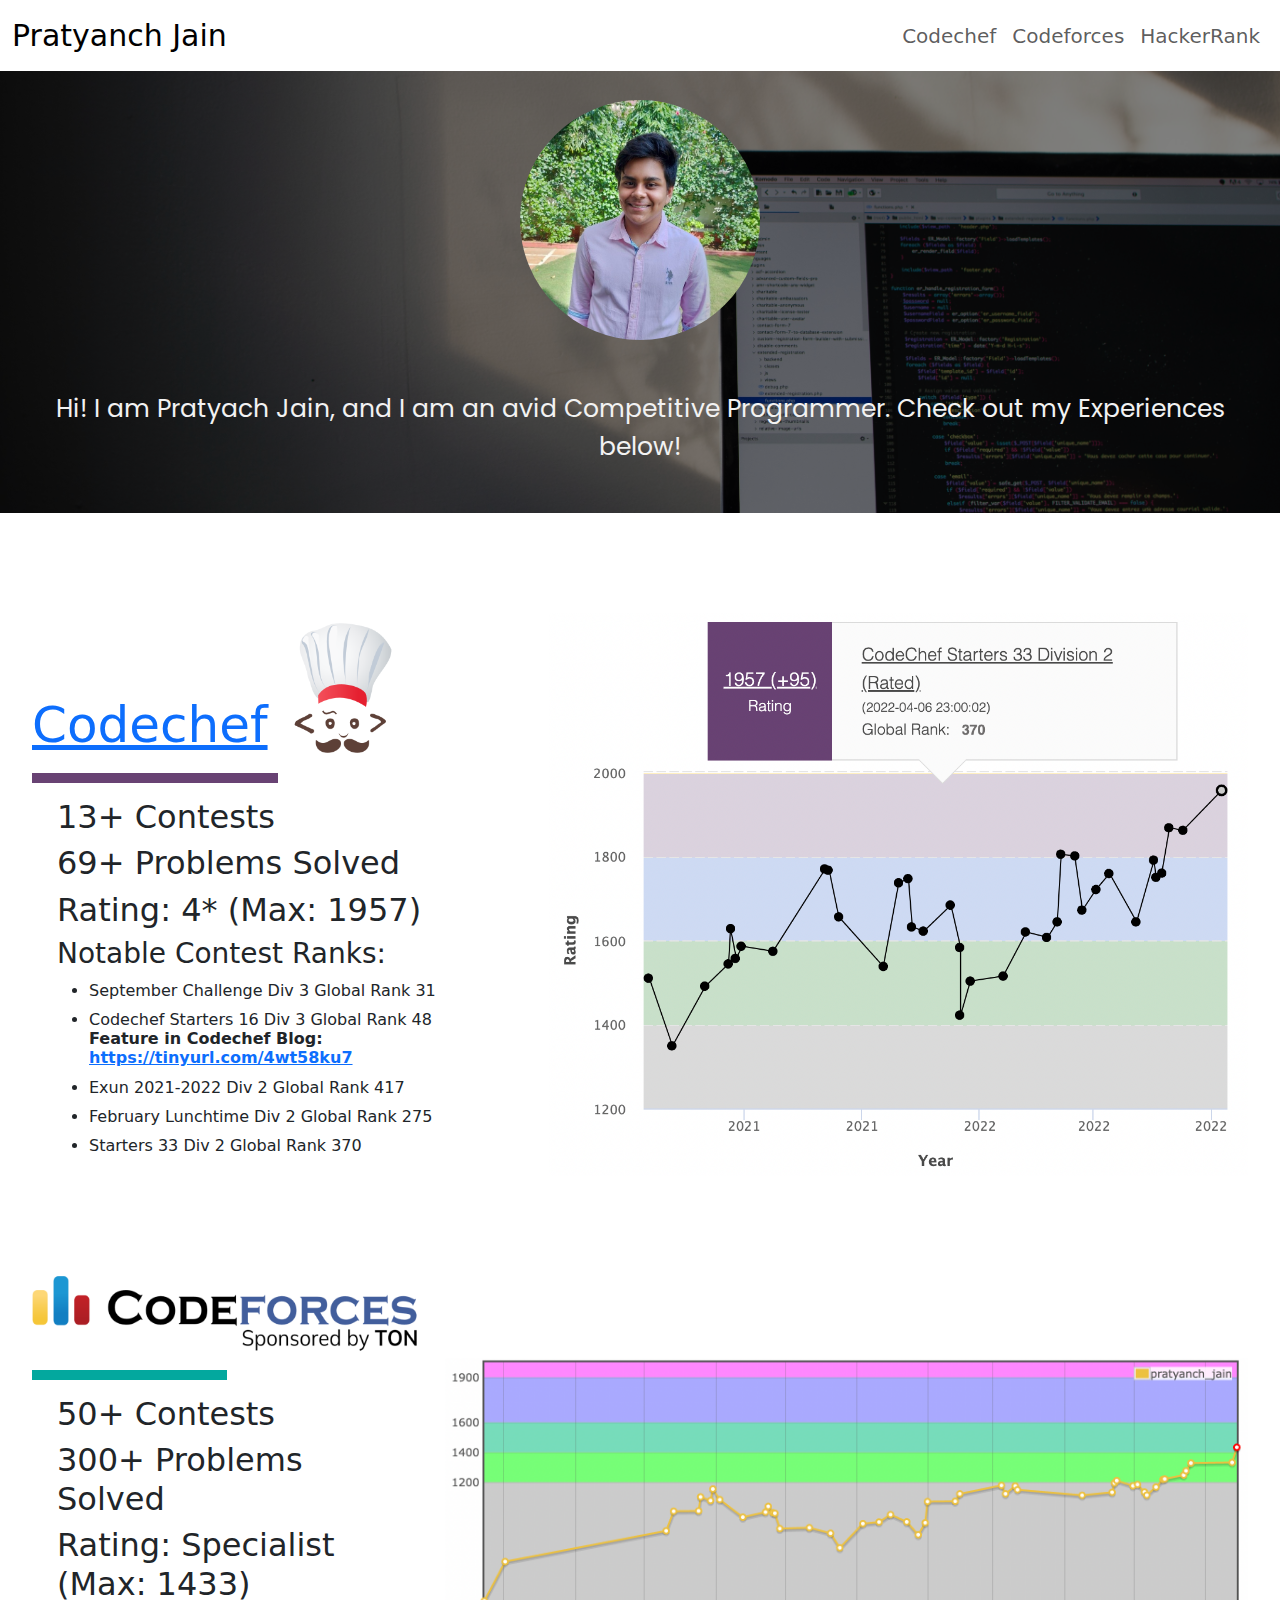
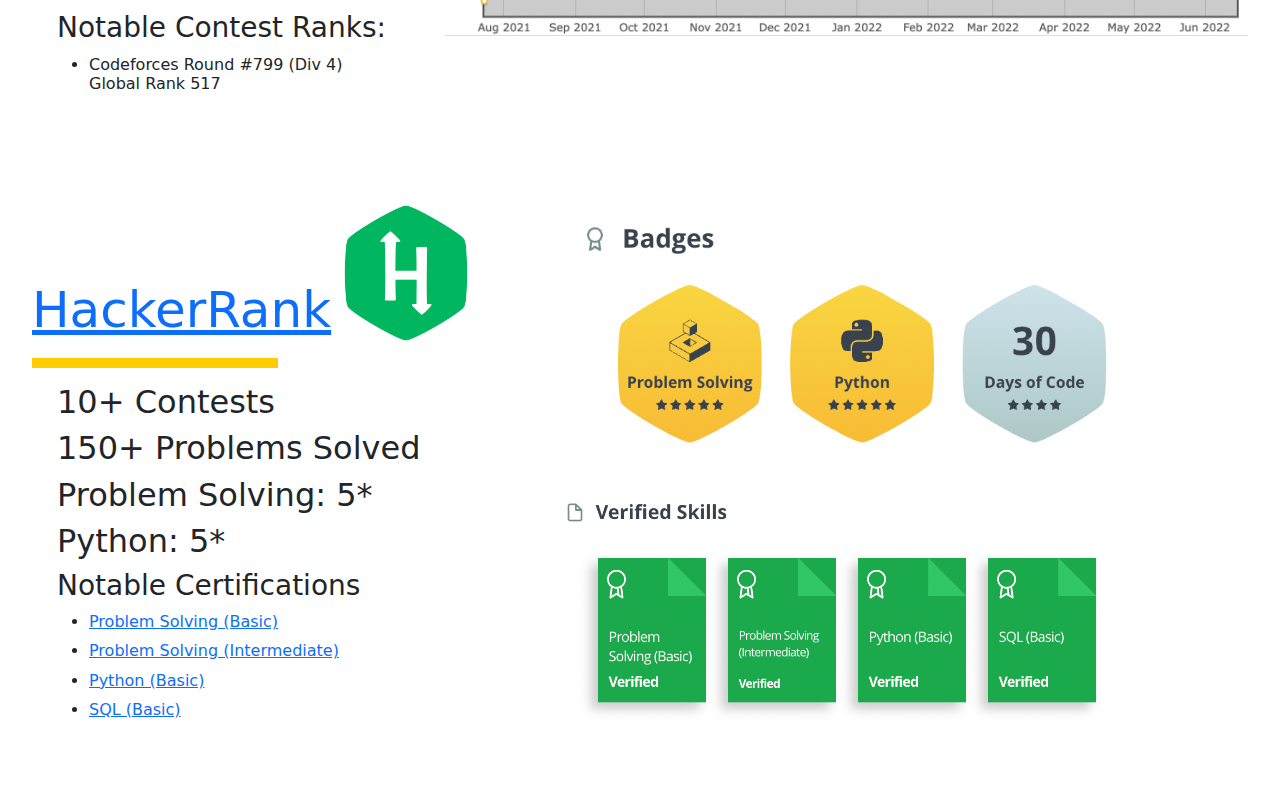
<file: index.html>
<!DOCTYPE html>
<html lang="en">
<head>
  <title>Bootstrap Example</title>
  <meta charset="utf-8">
  <meta name="viewport" content="width=device-width, initial-scale=1">
  <link rel="stylesheet" href="style.css">
  <link href="https://cdn.jsdelivr.net/npm/bootstrap@5.1.3/dist/css/bootstrap.min.css" rel="stylesheet">
  <script src="javascript.js"></script>
  <script src="https://cdn.jsdelivr.net/npm/bootstrap@5.1.3/dist/js/bootstrap.bundle.min.js"></script>
</head>
<body>

<nav id="nav" class="navbar navbar-expand-lg navbar-light bg-light fixed-top">
  <div class="container-fluid">
    <a class="navbar-brand" href="javascript:void(0)">Pratyanch Jain</a>
    <button class="navbar-toggler" type="button" data-bs-toggle="collapse" data-bs-target="#mynavbar">
      <span class="navbar-toggler-icon"></span>
    </button>
    <div class="collapse navbar-collapse" id="mynavbar">
      <ul class="navbar-nav navbarlist">
        <li class="nav-item">
          <a class="nav-link" href="#codechef">Codechef</a>
        </li>
        <li class="nav-item">
          <a class="nav-link" href="#codeforces">Codeforces</a>
        </li>
        <li class="nav-item">
          <a class="nav-link" href="#hackerrank">HackerRank</a>
        </li>
      </ul>
    </div>
  </div>
</nav>

<section class="banner">
  <div class="background">
    <img src="images/tanush.jpeg" class="profile">
    <p class="banner-title">Hi! I am Pratyach Jain, and I am an avid Competitive Programmer. Check out my Experiences below!</p>
  </div>
</section>

<section id="codechef" class="codechef c1" style="padding-top:100px">
  <div class="containter">
    <div class="row">
      <div class="col-lg-5 col-md-6 col-sm-12">
        <div class="cc">
          <div class="child header"><a href="https://www.codechef.com/users/pratyanch">
            Codechef
          </a>
          </div>
          <div class="child">
            <img src="images/codechef.png">
          </div>
        </div>
        <div class="line"></div>
        <div class="codechef_info" id="count">
          <div style="display:flex;flex-direction:row">
            <h2 id="num1">0</h2><h2>+ Contests</h2>
          </div>
        
          <div style="display:flex;flex-direction:row">
            <h2 id="num2">0</h2><h2>+ Problems Solved</h2>
          </div>
          <h2>Rating: 4* (Max: 1957)</h2>
          <h3>Notable Contest Ranks: </h3>
          <ul>
            <li>
              <h6>September Challenge Div 3 Global Rank 31</h6>
            </li>
            <li>
              <h6>Codechef Starters 16 Div 3 Global Rank 48<br>
              <b>Feature in Codechef Blog: <a href="https://tinyurl.com/4wt58ku7">https://tinyurl.com/4wt58ku7</a></b></h6>
            </li>
            <li>
              <h6>Exun 2021-2022 Div 2 Global Rank 417</h6>
            </li>
            <li>
              <h6>February Lunchtime Div 2 Global Rank 275</h6>
            </li>
            <li>
              <h6>Starters 33 Div 2 Global Rank 370</h6>
            </li>
          </ul>
        </div>
      </div>
      <div class="col-lg-7 col-md-6 col-sm-12">
        <img src="images/graph.png">
      </div>
    </div>
  </div>
</section>

<section id="codeforces" class="codechef c2">
  <div class="containter">
    <div class="row">
      <div class="col-lg-4 col-md-6 col-sm-12">
        <div class="cc">
          <div class="child">
            <a href="https://codeforces.com/profile/pratyanch_jain">
            <img src="images/codeforces-sponsored-by-ton.png" height="100px">
            </a>
          </div>
        </div>
        <div class="line" style="background-color: #03A89E;"></div>
        <div class="codechef_info">
          <h2>50+ Contests</h2>
          <h2>300+ Problems Solved</h2>
          <h2>Rating: Specialist (Max: 1433)</h2>
          <h3>Notable Contest Ranks: </h3>
          <ul>
            <li>
              <h6>Codeforces Round #799 (Div 4) Global Rank 517</h6>
            </li>
          </ul>
        </div>
      </div>
      <div class="col-lg-8 col-md-6 col-sm-12" style="display: flex; align-items:center">
        <img src="images/codeforces.png" class="bigger">
      </div>
    </div>
  </div>
</section>

<section id="hackerrank" class="codechef c3">
  <div class="containter">
    <div class="row">
      <div class="col-lg-5 col-md-6 col-sm-12">
        <div class="cc">
          <div class="child header">
            <a href="https://www.hackerrank.com/pratyanchj19">
            HackerRank
          </a>
          </div>
          <div class="child">
            <img src="images/hackerrank.png">
          </div>
        </div>
        <div class="line" style="background-color: #ffcc00;"></div>
        <div class="codechef_info">
          <h2>10+ Contests</h2>
          <h2>150+ Problems Solved</h2>
          <h2>Problem Solving: 5*</h2>
          <h2>Python: 5*</h2>
          <h3>Notable Certifications </h3>
          <ul>
            <li>
              <h6> <a href="https://www.hackerrank.com/certificates/3988aa09405b">
                Problem Solving (Basic)
              </a>
            </h6>
            </li>
            <li>
              <h6> <a href="https://www.hackerrank.com/certificates/758c54bf6817">
                Problem Solving (Intermediate)
              </a>
            </h6>
            </li>
            <li>
              <h6> <a href="https://www.hackerrank.com/certificates/cd02ea87907a">
                Python (Basic)
              </a>
            </li>
            <li>
              <h6> <a href="https://www.hackerrank.com/certificates/2603230e819e">
                SQL (Basic)
              </a>
            </li>
          </ul>
        </div>
      </div>
      <div class="col-lg-6 col-md-6 col-sm-12">
        <div>
          <img src="images/s1.png">
        </div>
        <div>
          <img src="images/s2.png">
        </div>
      </div>
     
    </div>
  </div>
</section>

</body>
</html>
</file>
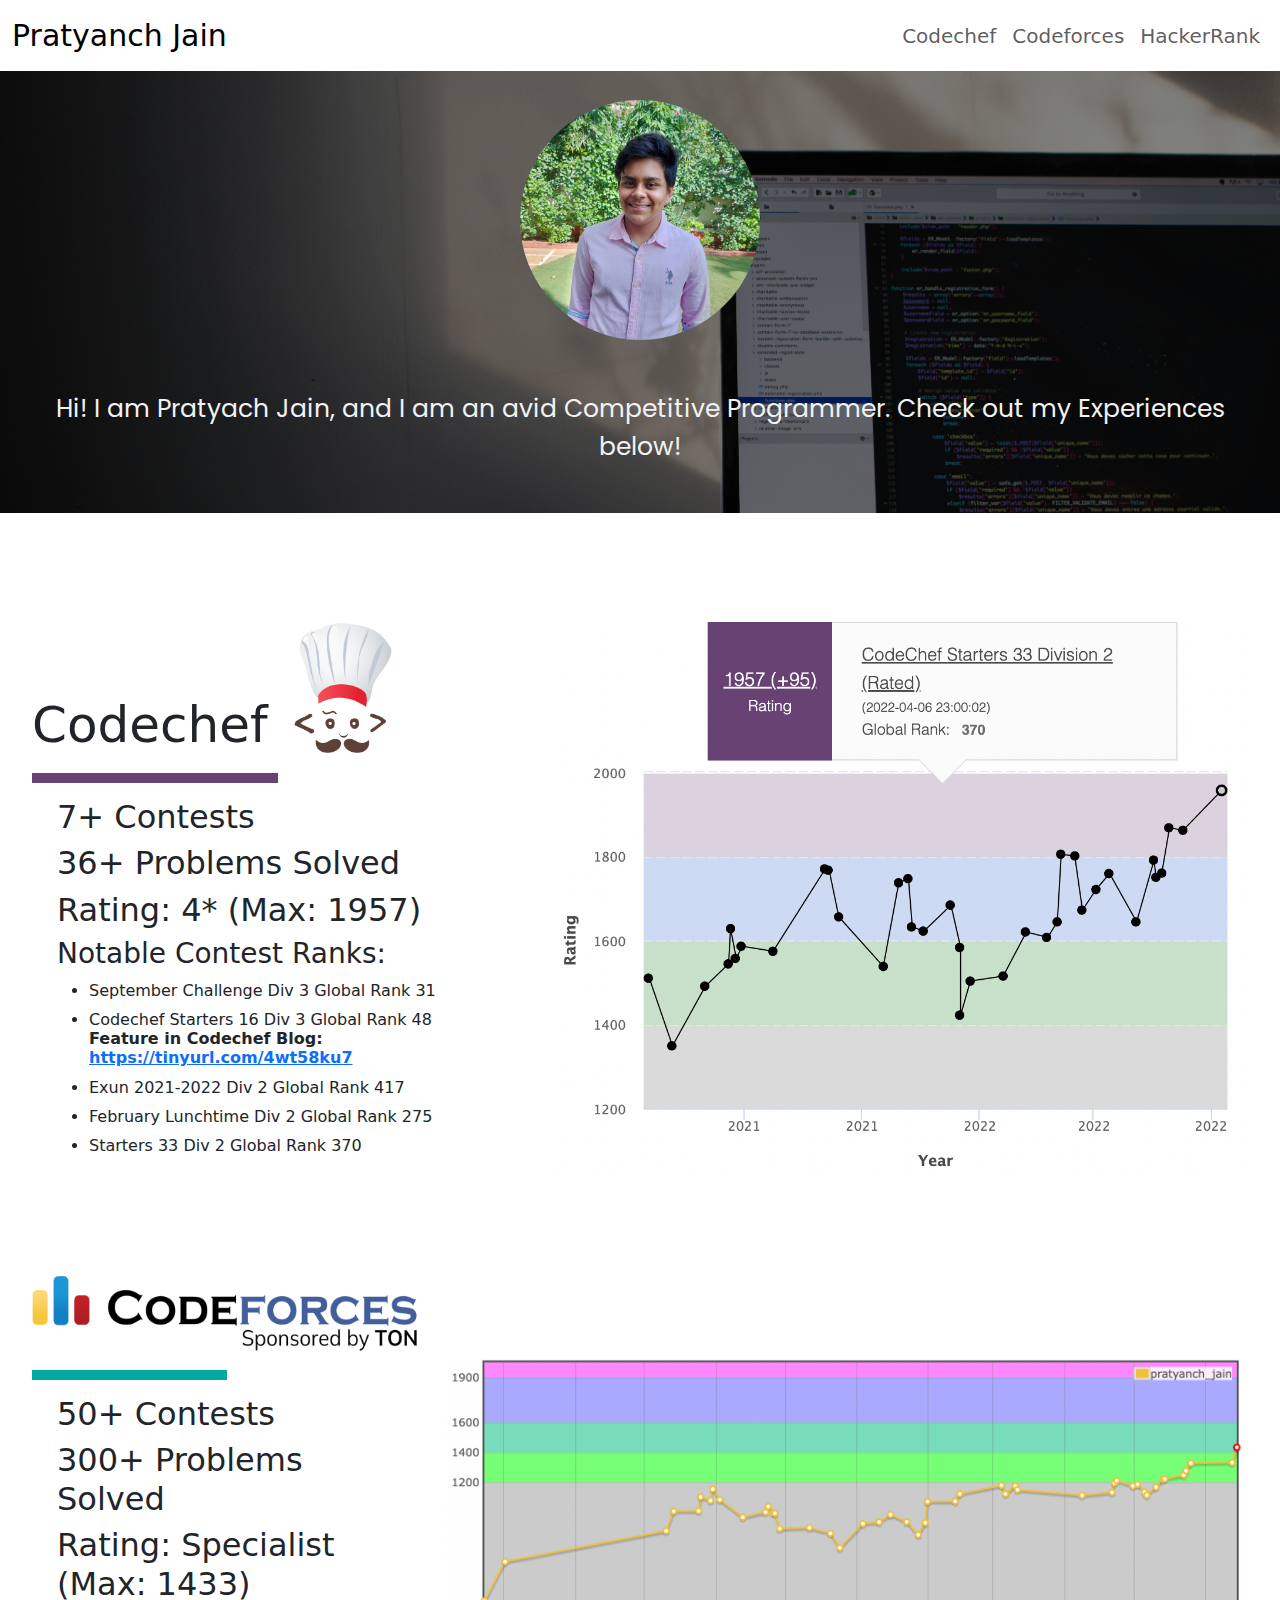
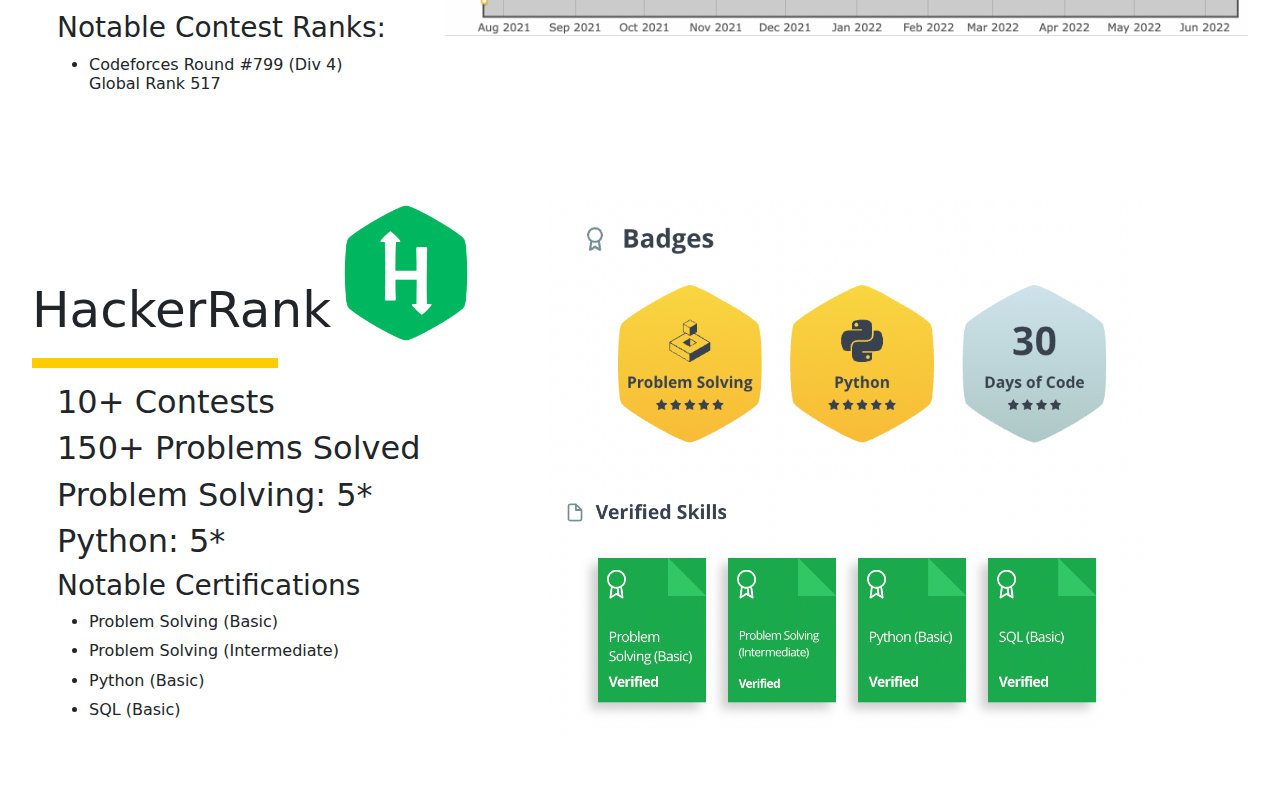
<file: main.html>
<!DOCTYPE html>
<html lang="en">
<head>
  <title>Bootstrap Example</title>
  <meta charset="utf-8">
  <meta name="viewport" content="width=device-width, initial-scale=1">
  <link rel="stylesheet" href="style.css">
  <link href="https://cdn.jsdelivr.net/npm/bootstrap@5.1.3/dist/css/bootstrap.min.css" rel="stylesheet">
  <script src="javascript.js"></script>
  <script src="https://cdn.jsdelivr.net/npm/bootstrap@5.1.3/dist/js/bootstrap.bundle.min.js"></script>
</head>
<body>

<nav id="nav" class="navbar navbar-expand-lg navbar-light bg-light fixed-top">
  <div class="container-fluid">
    <a class="navbar-brand" href="javascript:void(0)">Pratyanch Jain</a>
    <button class="navbar-toggler" type="button" data-bs-toggle="collapse" data-bs-target="#mynavbar">
      <span class="navbar-toggler-icon"></span>
    </button>
    <div class="collapse navbar-collapse" id="mynavbar">
      <ul class="navbar-nav navbarlist">
        <li class="nav-item">
          <a class="nav-link" href="#codechef">Codechef</a>
        </li>
        <li class="nav-item">
          <a class="nav-link" href="#codeforces">Codeforces</a>
        </li>
        <li class="nav-item">
          <a class="nav-link" href="#hackerrank">HackerRank</a>
        </li>
      </ul>
    </div>
  </div>
</nav>

<section class="banner">
  <div class="background">
    <img src="images/tanush.jpeg" class="profile">
    <p class="banner-title">Hi! I am Pratyach Jain, and I am an avid Competitive Programmer. Check out my Experiences below!</p>
  </div>
</section>

<section id="codechef" class="codechef c1" style="padding-top:100px">
  <div class="containter">
    <div class="row">
      <div class="col-lg-5 col-md-6 col-sm-12">
        <div class="cc">
          <div class="child header">
            Codechef
          </div>
          <div class="child">
            <img src="images/codechef.png">
          </div>
        </div>
        <div class="line"></div>
        <div class="codechef_info" id="count">
          <div style="display:flex;flex-direction:row">
            <h2 id="num1">0</h2><h2>+ Contests</h2>
          </div>
        
          <div style="display:flex;flex-direction:row">
            <h2 id="num2">0</h2><h2>+ Problems Solved</h2>
          </div>
          <h2>Rating: 4* (Max: 1957)</h2>
          <h3>Notable Contest Ranks: </h3>
          <ul>
            <li>
              <h6>September Challenge Div 3 Global Rank 31</h6>
            </li>
            <li>
              <h6>Codechef Starters 16 Div 3 Global Rank 48<br>
              <b>Feature in Codechef Blog: <a href="https://tinyurl.com/4wt58ku7">https://tinyurl.com/4wt58ku7</a></b></h6>
            </li>
            <li>
              <h6>Exun 2021-2022 Div 2 Global Rank 417</h6>
            </li>
            <li>
              <h6>February Lunchtime Div 2 Global Rank 275</h6>
            </li>
            <li>
              <h6>Starters 33 Div 2 Global Rank 370</h6>
            </li>
          </ul>
        </div>
      </div>
      <div class="col-lg-7 col-md-6 col-sm-12">
        <img src="images/graph.png">
      </div>
    </div>
  </div>
</section>

<section id="codeforces" class="codechef c2">
  <div class="containter">
    <div class="row">
      <div class="col-lg-4 col-md-6 col-sm-12">
        <div class="cc">
          <div class="child">
            <img src="images/codeforces-sponsored-by-ton.png" height="100px">
          </div>
        </div>
        <div class="line" style="background-color: #03A89E;"></div>
        <div class="codechef_info">
          <h2>50+ Contests</h2>
          <h2>300+ Problems Solved</h2>
          <h2>Rating: Specialist (Max: 1433)</h2>
          <h3>Notable Contest Ranks: </h3>
          <ul>
            <li>
              <h6>Codeforces Round #799 (Div 4) Global Rank 517</h6>
            </li>
          </ul>
        </div>
      </div>
      <div class="col-lg-8 col-md-6 col-sm-12" style="display: flex; align-items:center">
        <img src="images/codeforces.png" class="bigger">
      </div>
    </div>
  </div>
</section>

<section id="hackerrank" class="codechef c3">
  <div class="containter">
    <div class="row">
      <div class="col-lg-5 col-md-6 col-sm-12">
        <div class="cc">
          <div class="child header">
            HackerRank
          </div>
          <div class="child">
            <img src="images/hackerrank.png">
          </div>
        </div>
        <div class="line" style="background-color: #ffcc00;"></div>
        <div class="codechef_info">
          <h2>10+ Contests</h2>
          <h2>150+ Problems Solved</h2>
          <h2>Problem Solving: 5*</h2>
          <h2>Python: 5*</h2>
          <h3>Notable Certifications </h3>
          <ul>
            <li>
              <h6>Problem Solving (Basic)</h6>
            </li>
            <li>
              <h6>Problem Solving (Intermediate)</h6>
            </li>
            <li>
              <h6>Python (Basic)</h6>
            </li>
            <li>
              <h6>SQL (Basic)</h6>
            </li>
          </ul>
        </div>
      </div>
      <div class="col-lg-6 col-md-6 col-sm-12">
        <div>
          <img src="images/s1.png">
        </div>
        <div>
          <img src="images/s2.png">
        </div>
      </div>
     
    </div>
  </div>
</section>

</body>
</html>
</file>
<file: style.css>
@import url('https://fonts.googleapis.com/css2?family=Poppins&display=swap');
img {
    max-width: 100%;
    max-height: 100%;
}

ul {
    margin-left: auto !important;
}
#nav {
    background-color: #ffffff !important;
}
a.navbar-brand {
    font-size: 30px;
}
a.nav-link {
    font-size: 20px;
}
section {
    padding:2.5%;
}
.profile {
    border-radius: 50%;
    max-width: 15rem;
}
.banner {
    padding-top: 100px;
    color:#f2f2f2;
    text-align: center;
    background-image: url(images/back.jpg),linear-gradient(rgba(0,0,0,0.5),rgba(0,0,0,0.5));
    background-size: cover;
    background-blend-mode: overlay;
    background-repeat: no-repeat;
}
.banner-title {
    padding-top: 50px;
    font-size:25px;
    font-family: Poppins;
}
.header {
    font-size: 50px;
}
.child {
    display: inline-block;
}
.child >img {
    max-height: 150px;
}
.cc {
    height: fit-content !important;
    display: flex;
    align-items:flex-end;
}
.codechef_info {
    padding: 25px;
    padding-top:-25px;
}
.line {
    width:50%;
    height:10px;
    margin-top: 10px;
    margin-bottom: -10px;
    background-color:#684273;
}
 
/* .c1 {
    background-color: #F1F1F1;
    color: #100F0F;
}
.c2 {
    background-color: #F9F5EB;
}
.c3 {
    background-color: #FCF8E8;
} */
</file>
